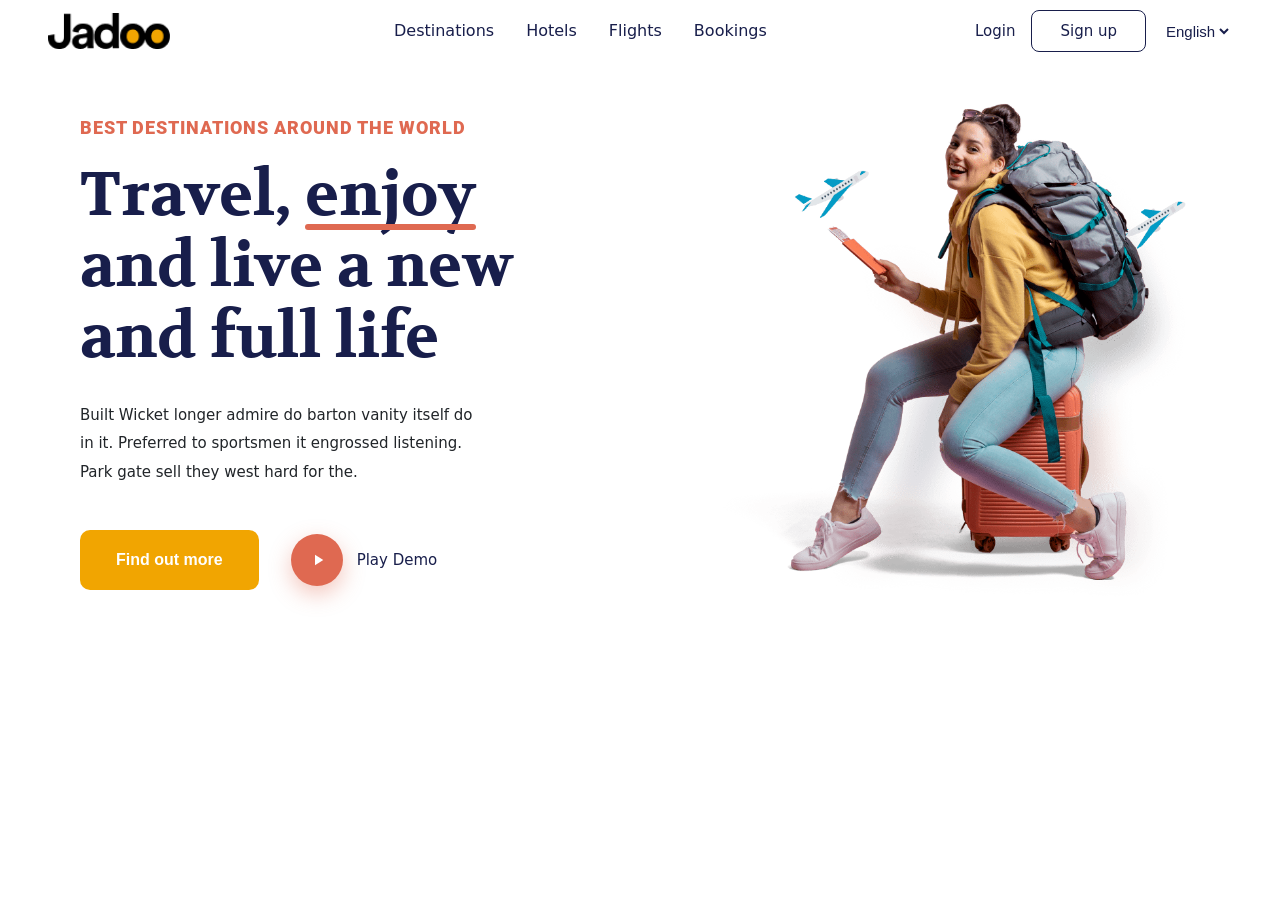
<file: index.html>
<!DOCTYPE html>
<html lang="en">

<head>
  <meta charset="UTF-8">
  <meta name="viewport" content="width=device-width, initial-scale=1.0">
  <title>Jadoo – The Magic</title>
  <link rel="stylesheet" href="index.css">
  <link rel="stylesheet" href="common.css"/>

  <link
    href="https://fonts.googleapis.com/css2?family=Roboto:ital,wght@0,100..900;1,100..900&family=Volkhov:ital,wght@0,400;0,700;1,400;1,700&display=swap"
    rel="stylesheet">
    <link rel="stylesheet"
      href="https://cdn.jsdelivr.net/npm/bootstrap@5.3.3/dist/css/bootstrap.min.css">
</head>

<body>

  <!-- ── NAVBAR ── -->
  <nav class="navbar navbar-expand-lg">
  <div class="container-fluid px-4 px-lg-5">

    <!-- Logo -->
    <a class="navbar-brand" href="index.html">
      <img src="assets/logo.png" alt="Jadoo" height="36">
    </a>

    <!-- Hamburger -->
    <button class="navbar-toggler" type="button"
            data-bs-toggle="collapse"
            data-bs-target="#navMenu">
      <span class="navbar-toggler-icon"></span>
    </button>

    <!-- Collapsible content -->
    <div class="collapse navbar-collapse" id="navMenu">

      <!-- Centre links -->
      <ul class="navbar-nav mx-auto gap-lg-3">
        <li class="nav-item"><a class="nav-link" href="destination.html">Destinations</a></li>
        <li class="nav-item"><a class="nav-link" href="hotels.html">Hotels</a></li>
        <li class="nav-item"><a class="nav-link" href="flight.html">Flights</a></li>
        <li class="nav-item"><a class="nav-link" href="bookings.html">Bookings</a></li>
      </ul>

      <!-- Right actions -->
      <div class="d-flex align-items-center gap-3 mt-3 mt-lg-0">
        <a href="#" class="login-link">Login</a>
        <a href="#" class="btn-signup">Sign up</a>
        <select class="lan-select" name="language">
          <option value="en">English</option>
          <option value="bn">বাংলা</option>
        </select>
      </div>

    </div>
  </div>
</nav>

  <div class="home">
    <div class="home-content">
      <p class="tagline">Best Destinations Around The World</p>

      <h1 class="hero-title">
        Travel, <span class="underline">enjoy</span><br>
        and live a new<br>
        and full life
      </h1>

      <p class="hero-desc">
        Built Wicket longer admire do barton vanity itself do in it.
        Preferred to sportsmen it engrossed listening. Park gate
        sell they west hard for the.
      </p>

      <div class="hero-cta">
        <button class="btn-primary">Find out more</button>
        <a class="play-demo" href="#">
          <div class="play-btn">
            <svg viewBox="0 0 24 24" xmlns="http://www.w3.org/2000/svg">
              <path d="M8 5v14l11-7z" fill="#fff" />
            </svg>
          </div>
          <span>Play Demo</span>
        </a>
      </div>
    </div>
    <div class="hero-image">
      <img class="traveller" src="assets/home/model image.png" alt="Happy traveller with luggage" />
    </div>
  </div>

  

<script src="https://cdn.jsdelivr.net/npm/bootstrap@5.3.3/dist/js/bootstrap.bundle.min.js"></script>

</body>

</html>
</file>
<file: index.css>
/* ── HERO ── */
.home {
  display: flex;
  align-items: center;
  padding: 40px 80px;
  gap: 40px;
}

.home-content { flex: 0 0 48%; }

.tagline {
  font-family: 'Roboto', sans-serif;
  font-size: 18px;
  font-weight: 900;
  letter-spacing: 1px;
  color: var(--coral);
  text-transform: uppercase;
  margin-bottom: 20px;
}

.hero-title {
  font-family: 'Volkhov', serif;
  font-size: 62px;
  font-weight: 700;
  line-height: 1.15;
  color: var(--navy);
  margin-bottom: 26px;
}

.hero-title .underline {
  position: relative;
  display: inline-block;
}

.hero-title .underline::after {
  content: '';
  position: absolute;
  left: 0; bottom: 2px;
  width: 100%; height: 6px;
  background: var(--coral);
  border-radius: 3px;
}

.hero-desc {
  font-size: 15px;
  line-height: 1.9;
  max-width: 400px;
  margin-bottom: 44px;
}

/* ── CTA ── */
.hero-cta { display: flex; align-items: center; gap: 32px; }

.btn-primary {
  background: var(--orange);
  color: var(--white);
  border: none;
  border-radius: 10px;
  padding: 18px 36px;
  font-size: 16px;
  font-weight: 600;
  font-family: 'Poppins', sans-serif;
  cursor: pointer;
  transition: background var(--transition);
}

.btn-primary:hover { background: #d99400; }

.play-demo {
  display: flex;
  align-items: center;
  gap: 14px;
  font-size: 15px;
  font-weight: 500;
  color: var(--navy);
  text-decoration: none;
}

.play-btn {
  width: 52px; height: 52px;
  border-radius: 50%;
  background: var(--coral);
  display: flex;
  align-items: center;
  justify-content: center;
  box-shadow: 0 8px 22px rgba(223,105,81,.38);
  flex-shrink: 0;
}

.play-btn svg { width: 18px; height: 18px; margin-left: 3px; }

/* ── HERO IMAGE ── */
.hero-image {
  flex: 0 0 52%;
  display: flex;
  justify-content: center;
  align-items: flex-end;
}

.traveller {
  max-height: 500px;
  object-fit: contain;
  mix-blend-mode: multiply;
}

/* ── RESPONSIVE ── */
@media (max-width: 900px) {
  .home { flex-direction: column; padding: 30px 20px; text-align: center; }
  .hero-title { font-size: 40px; }
  .hero-cta { justify-content: center; }
  .hero-desc { margin: 0 auto 32px; }
  .hero-image { width: 100%; }
  .traveller { max-height: 320px; }
}
</file>
<file: common.css>
:root {
  --navy:      #181E4B;
  --orange:    #F1A501;
  --coral:     #DF6951;
  --text:      #5E6282;
  --dark-blue: #14183E;
  --white:     #ffffff;
  --light-bg:  #FFF4E4;
  --radius:    12px;
  --radius-lg: 20px;
  --shadow:    0 8px 30px rgba(0,0,0,.08);
  --shadow-lg: 0 16px 48px rgba(0,0,0,.12);
  --transition: .3s ease;
}

/* ── RESET ── */
*, *::before, *::after { box-sizing: border-box; margin: 0; padding: 0; }

body {
  font-family: 'Poppins', sans-serif;
  background: var(--white);
  color: var(--text);
  overflow-x: hidden;
}

/* ── LAYOUT HELPERS ── */
.container {
  max-width: 1200px;
  margin: 0 auto;
  padding: 0 80px;
}

.section { padding: 80px 0; }

.section-header { text-align: center; margin-bottom: 56px; }

.section-subtitle {
  font-size: 14px;
  font-weight: 600;
  color: var(--coral);
  letter-spacing: 1px;
  margin-bottom: 8px;
}

.section-title {
  font-family: 'Volkhov', serif;
  font-size: 40px;
  font-weight: 700;
  color: var(--dark-blue);
  line-height: 1.2;
}

/* 
   NAVBAR — Bootstrap overrides
 */
.navbar {
  padding: 16px 0;
  background: var(--white) !important;
}

.navbar-brand img { height: 36px; display: block; }

.nav-link {
  color: var(--navy) !important;
  font-size: 15px;
  font-weight: 500;
  transition: color var(--transition);
}

.nav-link:hover { color: var(--orange) !important; }

.login-link {
  text-decoration: none;
  color: var(--navy);
  font-size: 15px;
  font-weight: 500;
  transition: color var(--transition);
  white-space: nowrap;
}

.login-link:hover { color: var(--orange); }

.btn-signup {
  border: 1.5px solid var(--navy);
  border-radius: 8px;
  padding: 9px 28px;
  font-size: 15px;
  font-weight: 500;
  color: var(--navy);
  text-decoration: none;
  background: transparent;
  transition: background var(--transition), color var(--transition);
  white-space: nowrap;
}

.btn-signup:hover { background: var(--navy); color: var(--white); }

.lan-select {
  border: none;
  outline: none;
  font-family: 'Poppins', sans-serif;
  font-size: 15px;
  font-weight: 500;
  color: var(--navy);
  cursor: pointer;
  background: transparent;
}

/* ── RESPONSIVE ── */
@media (max-width: 768px) {
  .container { padding: 0 20px; }
  .section { padding: 50px 0; }
  .section-title { font-size: 28px; }
}
</file>
